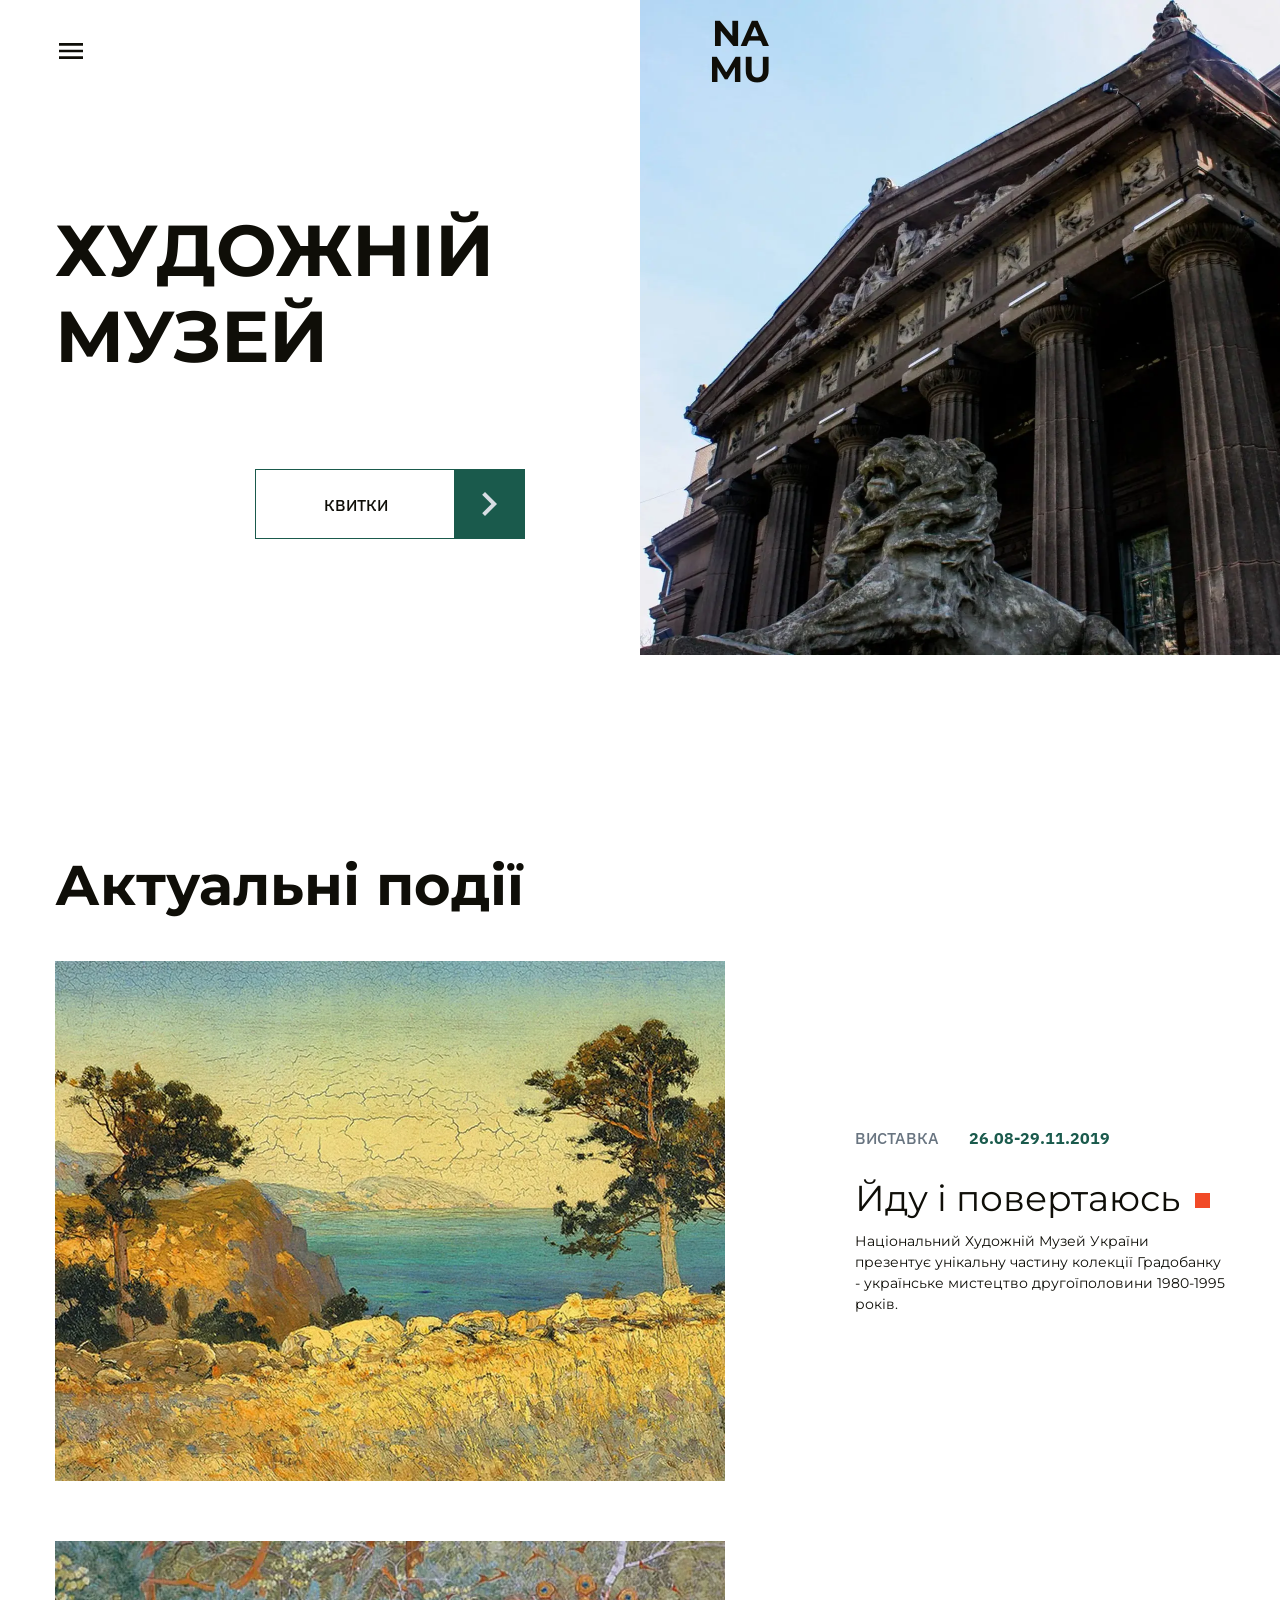
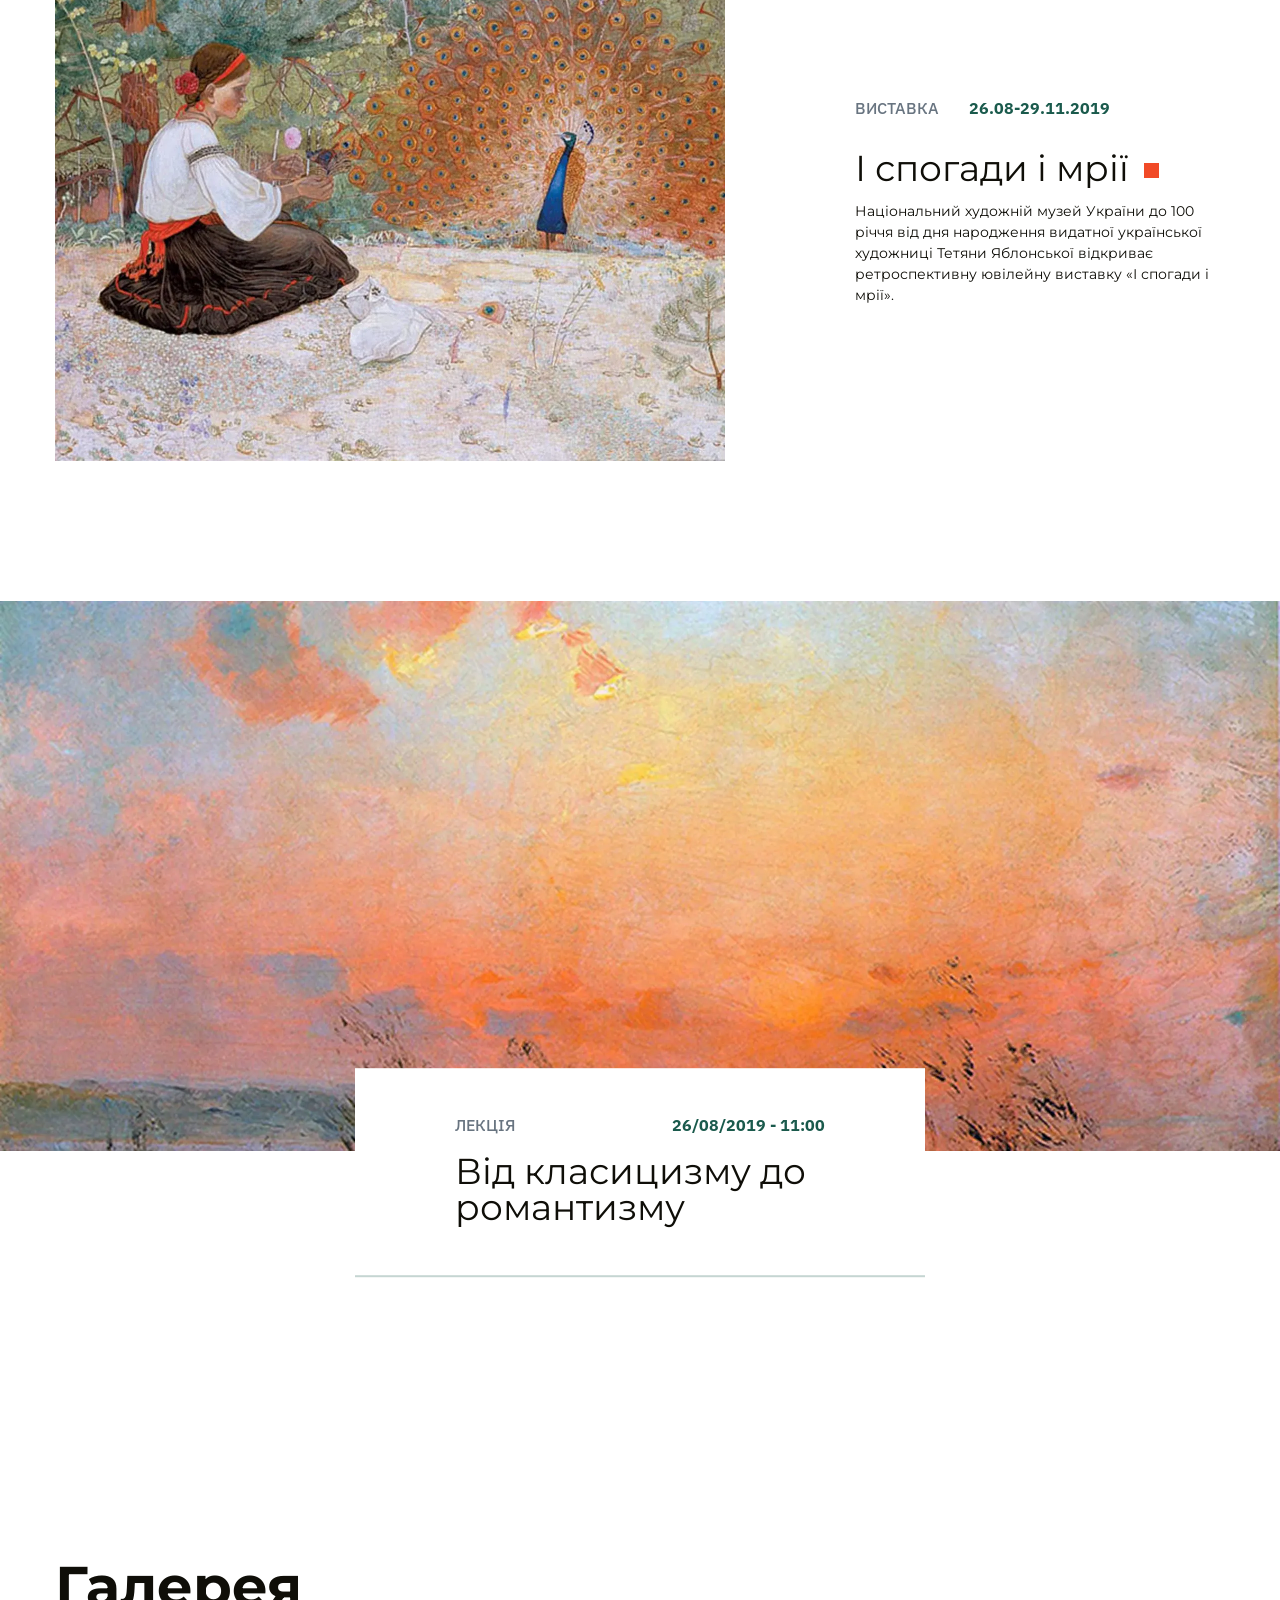
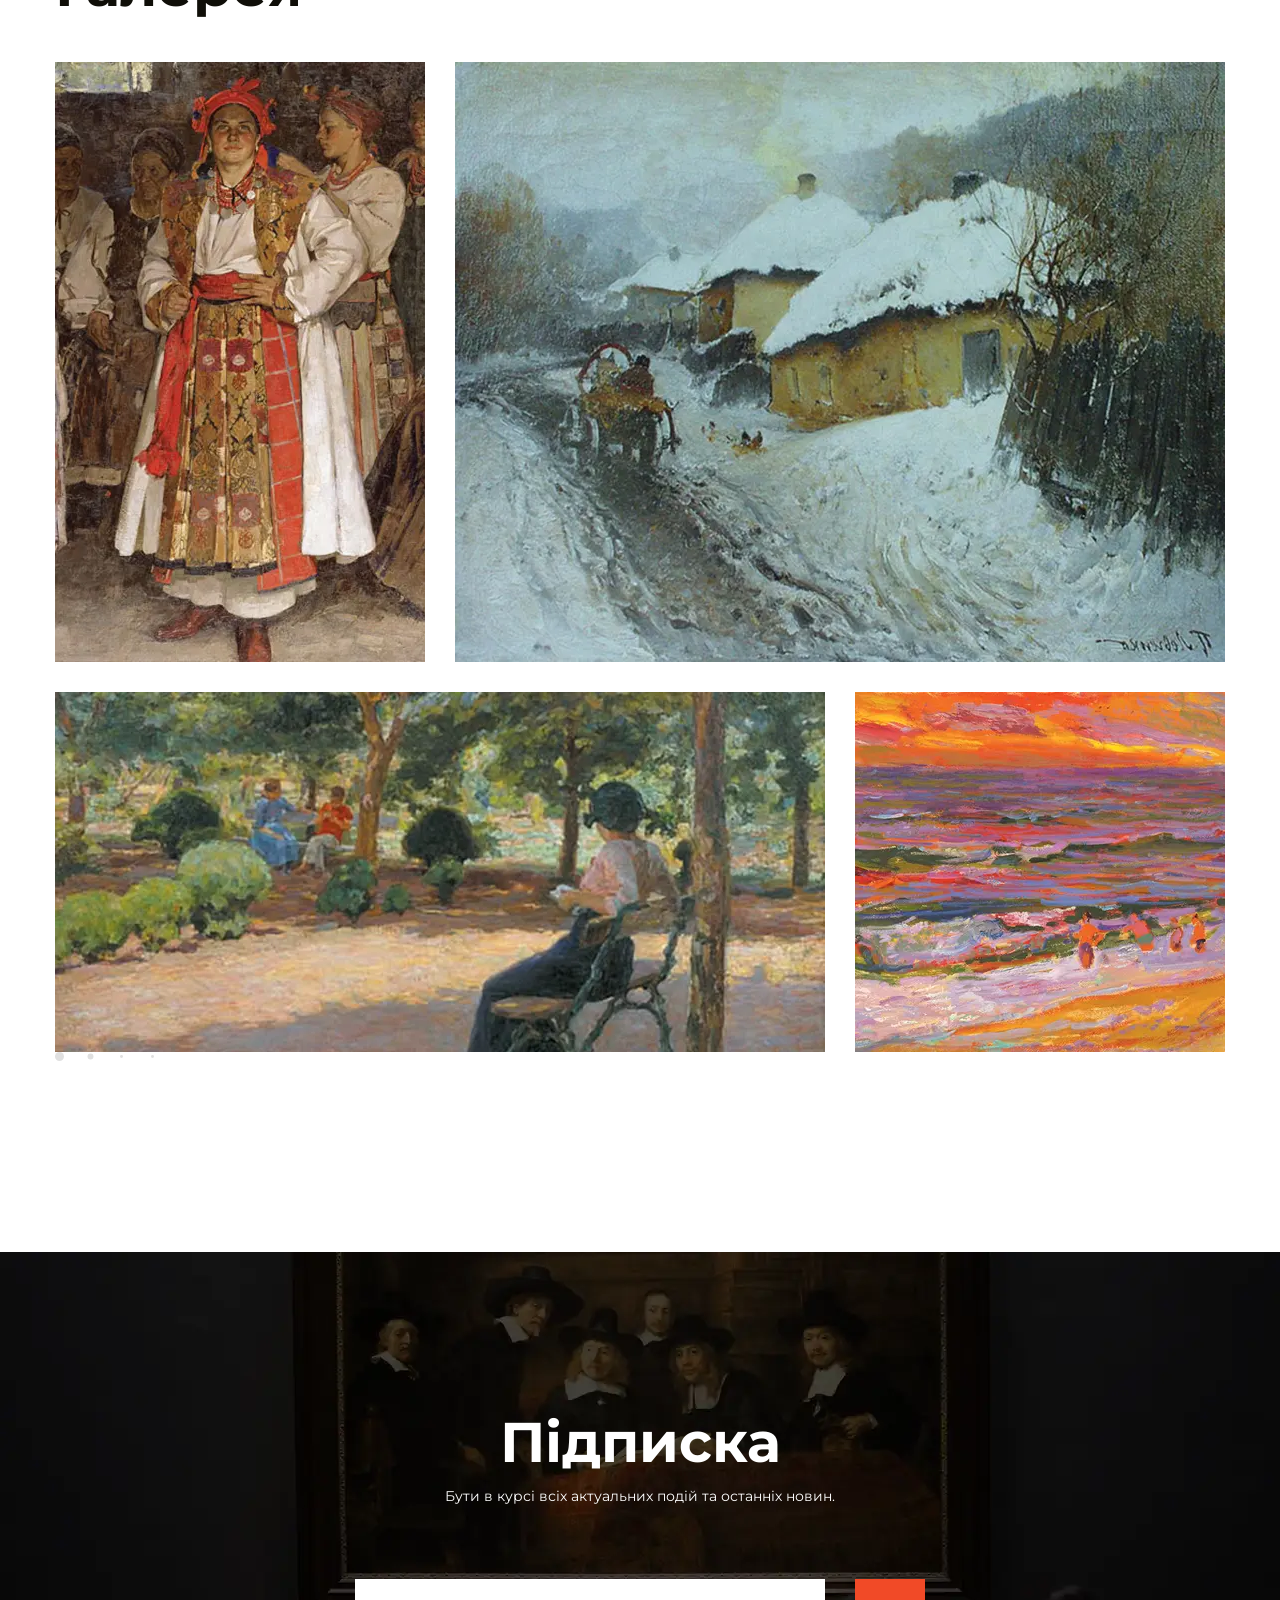
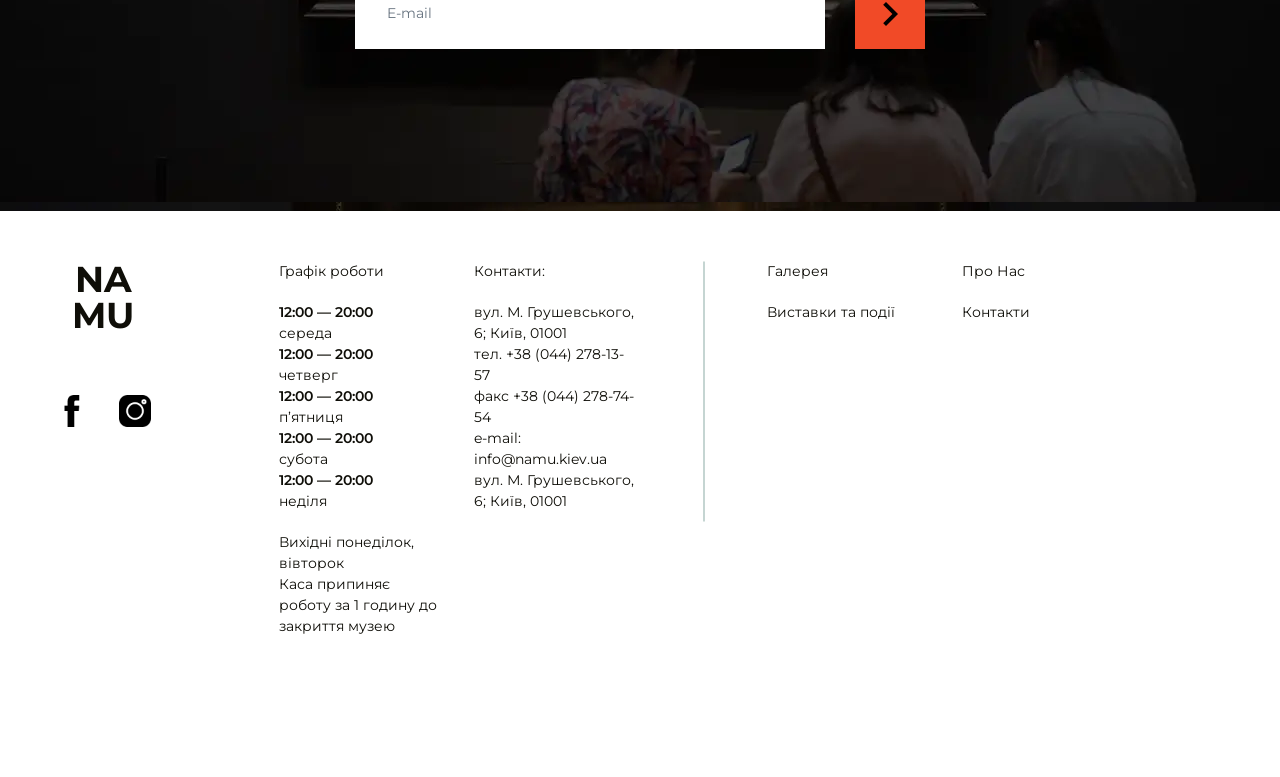
<file: index.html>
<!doctype html><html lang="ua" class="page"><head><meta charset="UTF-8"><meta name="viewport" content="width=device-width, initial-scale=1.0"><title>ХУДОЖНІЙ МУЗЕЙ</title><link rel="preconnect" href="https://fonts.googleapis.com"><link rel="preconnect" href="https://fonts.gstatic.com"><link href="https://fonts.googleapis.com/css2?family=IBM+Plex+Sans:ital,wght@0,100..700;1,100..700&family=Montserrat:ital,wght@0,100..900;1,100..900&display=swap" rel="stylesheet"><link rel="stylesheet" href="https://cdn.jsdelivr.net/npm/swiper@11/swiper-bundle.min.css"><link rel="stylesheet" href="main.95c433b2.css"></head><body> <header class="header"> <div class="header__image"></div> <div class="container"> <div class="header__content"> <div class="top-bar"> <a href="#" class="icon icon--menu"></a> <a href="#" class="top-bar__logo"> <span> NA <br> MU </span> </a> </div> <div class="header__bottom"> <h1 class="header__title">ХУДОЖНІЙ МУЗЕЙ</h1> <a href="#" class="header__link"> КВИТКИ </a> </div> </div> </div> </header> <aside></aside> <main> <div class="main__content"> <section class="current"> <div class="container"> <h2 class="section-title">Актуальні події</h2> <div class="current__events"> <article class="current__event"> <img src="current-1.33ef447d.webp" alt="current-1" class="current__event-image"> <div class="current__event-description"> <div class="current__event-info"> <p class="current__event-type">ВИСТАВКА</p> <p class="current__event-date">26.08-29.11.2019</p> </div> <div class="current__event-content"> <h3 class="current__event-title">Йду і повертаюсь</h3> <p class="current__event-text"> Національний Художній Музей України презентує унікальну частину колекції Градобанку - українське мистецтво другоїполовини 1980-1995 років. </p> </div> </div> </article> <article class="current__event"> <img src="current-2.ebb39d77.webp" alt="current-2" class="current__event-image"> <div class="current__event-description"> <div class="current__event-info"> <p class="current__event-type">ВИСТАВКА</p> <p class="current__event-date">26.08-29.11.2019</p> </div> <div class="current__event-content"> <h3 class="current__event-title">І спогади і мрії</h3> <p class="current__event-text"> Національний художній музей України до 100 річчя від дня народження видатної української художниці Тетяни Яблонської відкриває ретроспективну ювілейну виставку «І спогади і мрії». </p> </div> </div> </article> </div> </div> </section> <section class="lecture lecture--margin-block-start"> <article class="lecture__item"> <img src="current-3.ac0dffdd.webp" alt="current-1" class="lecture__image"> <div class="lecture__content"> <div class="lecture__info"> <p class="lecture__info-type">ЛЕКЦІЯ</p> <p class="lecture__info-date">26/08/2019 - 11:00</p> </div> <h3 class="lecture__title">Від класицизму до романтизму</h3> </div> </article> </section> <section class="galery"> <div class="container"> <h2 class="section-title">Галерея</h2> <div class="galery__wrapper"> <div class="swiper"> <div class="galery__list swiper-wrapper"> <div class="galery__list-item galery__list-item--rectangle-vertical swiper-slide"> <img src="galery-1.73962d50.webp" alt="galery-1" class="galery__image"> </div> <div class="galery__list-item galery__list-item--square-big swiper-slide"> <img src="galery-2.ee2c4243.webp" alt="galery-1" class="galery__image"> </div> <div class="galery__list-item galery__list-item--rectangle-horizontal swiper-slide"> <img src="galery-3.5b52401e.webp" alt="galery-1" class="galery__image"> </div> <div class="galery__list-item galery__list-item--square-small swiper-slide"> <img src="galery-4.51f8aad5.webp" alt="galery-1" class="galery__image"> </div> </div> <div class="swiper-pagination"></div> </div> </div> </div> </section> <section class="subscription"> <div class="container"> <div class="subscription__wrapper"> <div class="subscription__content"> <h2 class="section-title subscription__title">Підписка</h2> <p class="subscription__description"> Бути в курсі всіх актуальних подій та останніх новин. </p> <form action="#" class="subscription__form"> <input class="subscription__form-input" type="email" name="email" placeholder="E-mail" aria-label="Ваша електронна адреса" required> <button class="subscription__form-button"></button> </form> </div> </div> </div> </section> </div> </main> <div class="footer"> <div class="container"> <div class="footer__content"> <div class="footer__logos"> <a href="#" class="top-bar__logo"> <span> NA <br> MU </span> </a> <div class="footer__icons"> <a href="https://www.facebook.com/namu.museum/" target="_blank" class="icon icon--facebook"></a> <a href="https://www.instagram.com/namu.museum/" target="_blank" class="icon icon--instagram"></a> </div> </div> <div class="footer__schedule"> <p class="footer__title">Графік роботи</p> <ul class="footer__schedule-list"> <li class="footer__schedule-list-item"> <p class="footer__schedule-time">12:00 — 20:00</p> <p class="footer__schedule-day">середа</p> </li> <li class="footer__schedule-list-item"> <p class="footer__schedule-time">12:00 — 20:00</p> <p class="footer__schedule-day">четверг</p> </li> <li class="footer__schedule-list-item"> <p class="footer__schedule-time">12:00 — 20:00</p> <p class="footer__schedule-day">п’ятниця</p> </li> <li class="footer__schedule-list-item"> <p class="footer__schedule-time">12:00 — 20:00</p> <p class="footer__schedule-day">субота</p> </li> <li class="footer__schedule-list-item"> <p class="footer__schedule-time">12:00 — 20:00</p> <p class="footer__schedule-day">неділя</p> </li> </ul> <p> Вихідні понеділок, вівторок <br> Каса припиняє роботу за 1 годину до закриття музею </p> </div> <div class="footer__contacts"> <p class="footer__title">Контакти:</p> <ul class="footer__contacts-list"> <li class="footer__contacts-item"> <a href="https://maps.app.goo.gl/nEzm39LyVE7moKvV6" target="_blank" class="footer__contacts-link"> вул. М. Грушевського, 6; Київ, 01001 </a> </li> <li class="footer__contacts-item"> <a href="tel:+38(044)278157" class="footer__contacts-link"> тел. +38 (044) 278-13-57 </a> <a href="tel:+38(044)2787454" class="footer__contacts-link"> факс +38 (044) 278-74-54 </a> </li> <li class="footer__contacts-item"> <a href="mailto:info@namu.kiev.ua" class="footer__contacts-link"> e-mail: info@namu.kiev.ua </a> </li> <li class="footer__contacts-item"> <a href="https://maps.app.goo.gl/nEzm39LyVE7moKvV6" target="_blank" class="footer__contacts-link"> вул. М. Грушевського, 6; Київ, 01001 </a> </li> </ul> </div> <div class="footer__line"></div> <ul class="footer__nav footer__nav--left"> <li class="footer__nav-item"> <a href="#" class="footer__nav-link"> Галерея </a> </li> <li class="footer__nav-item"> <a href="#" class="footer__nav-link"> Виставки та події </a> </li> </ul> <ul class="footer__nav footer__nav--right"> <li class="footer__nav-item"> <a href="#" class="footer__nav-link"> Про Нас </a> </li> <li class="footer__nav-item"> <a href="#" class="footer__nav-link"> Контакти </a> </li> </ul> </div> </div> </div> <script src="https://cdn.jsdelivr.net/npm/swiper@11/swiper-bundle.min.js"></script> <script src="main.e0c871fb.js"></script> </body></html>
</file>
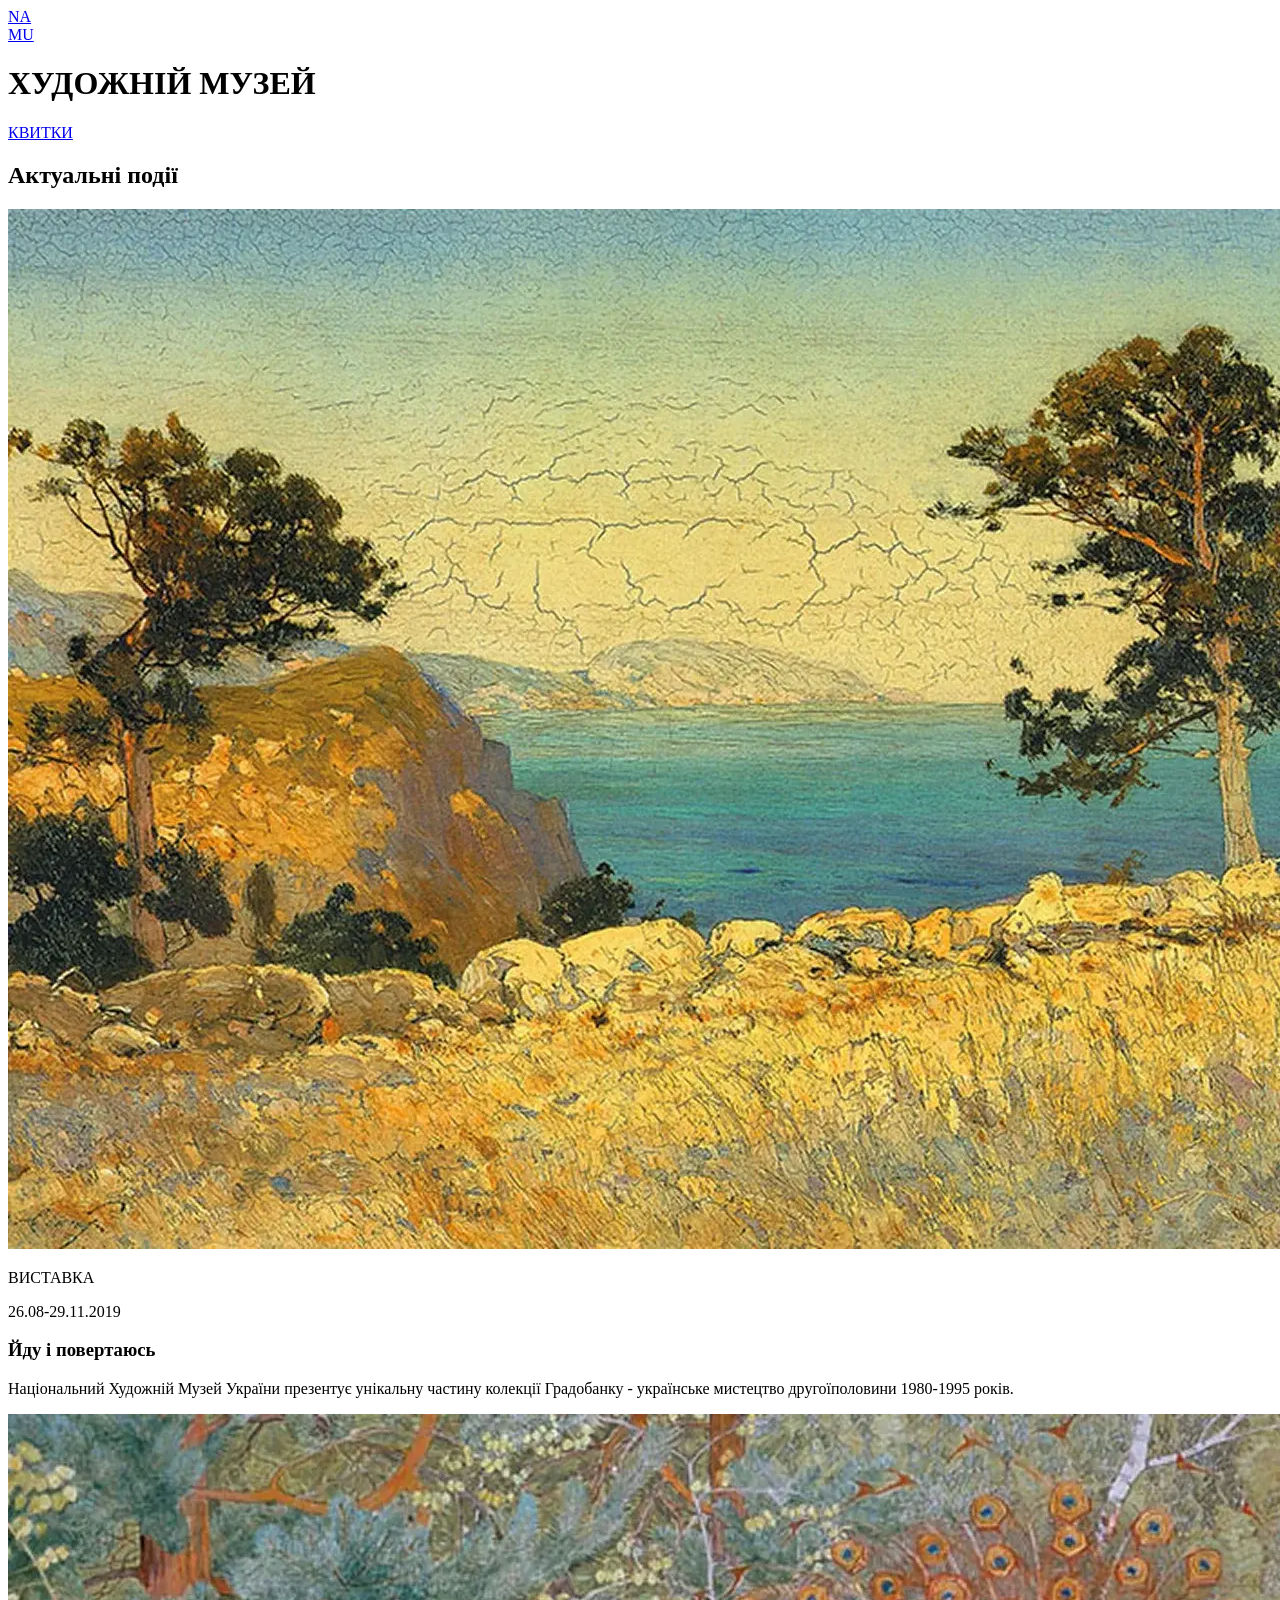
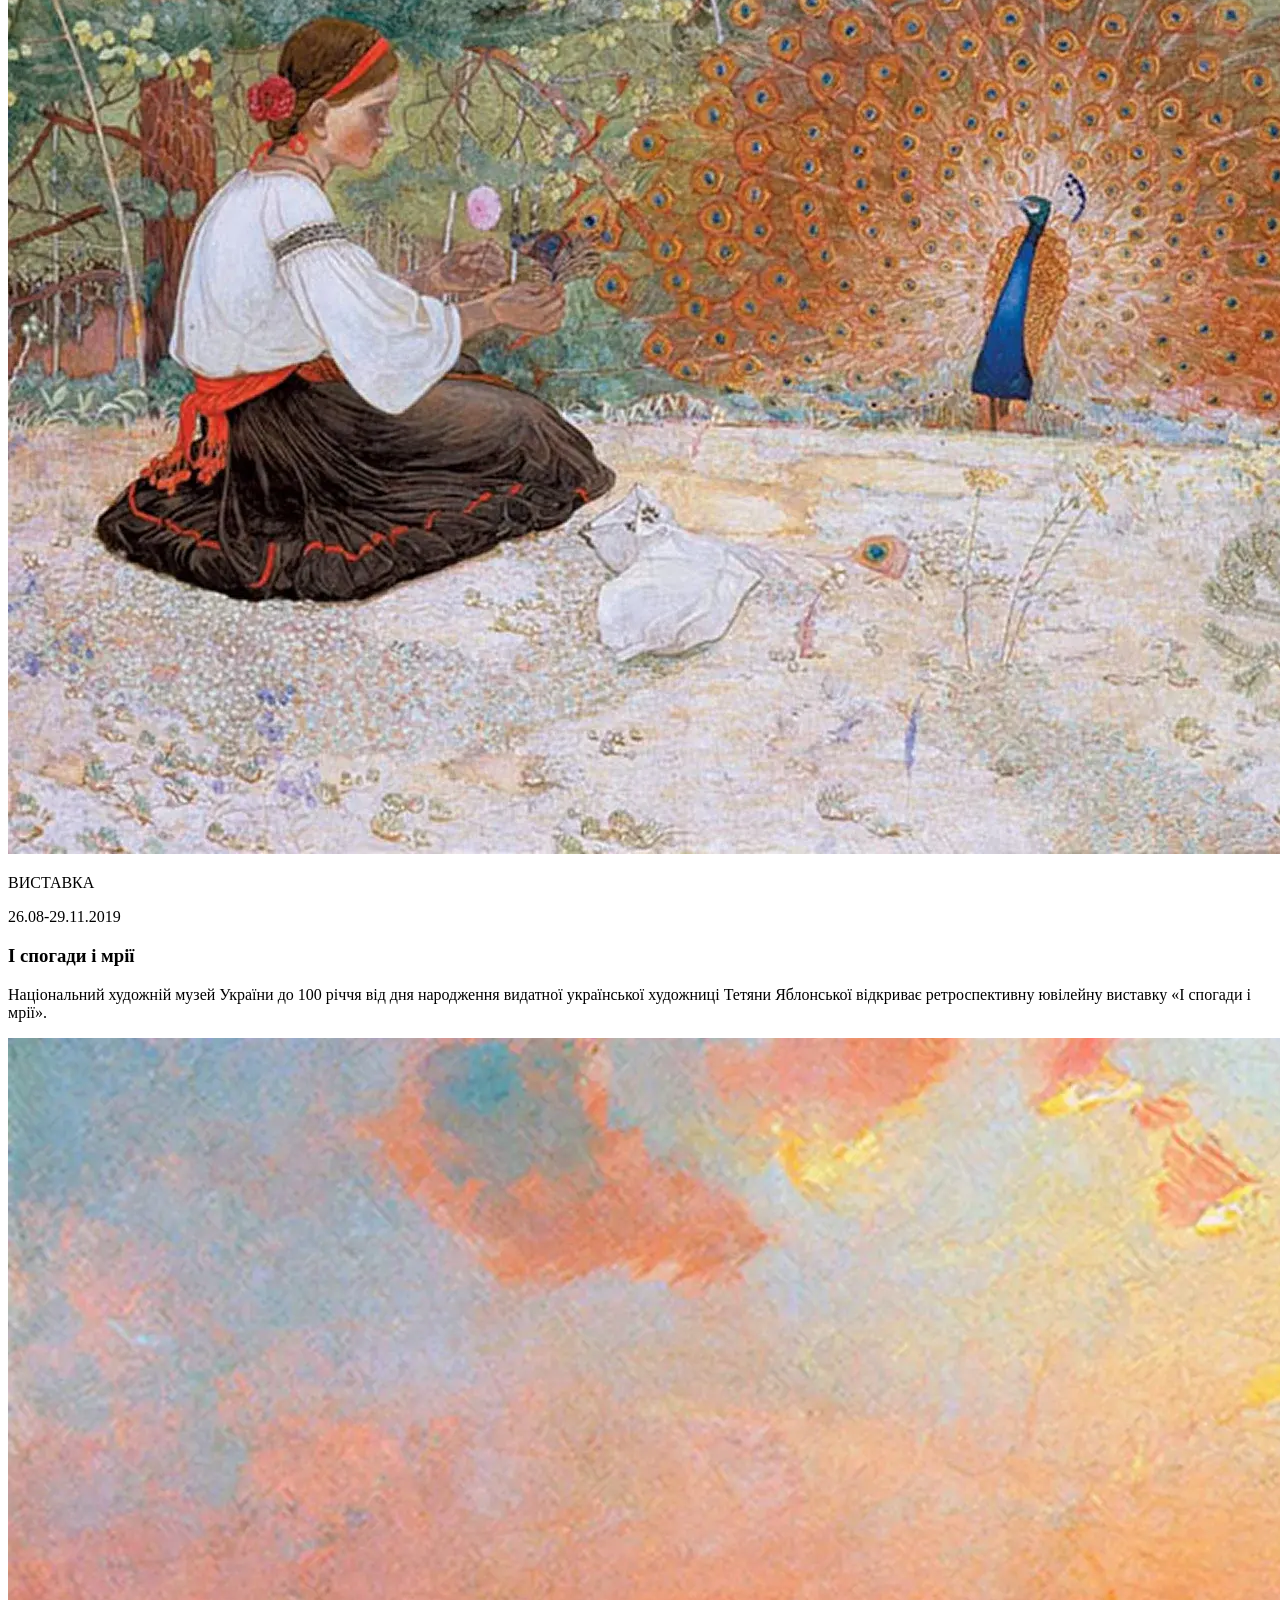
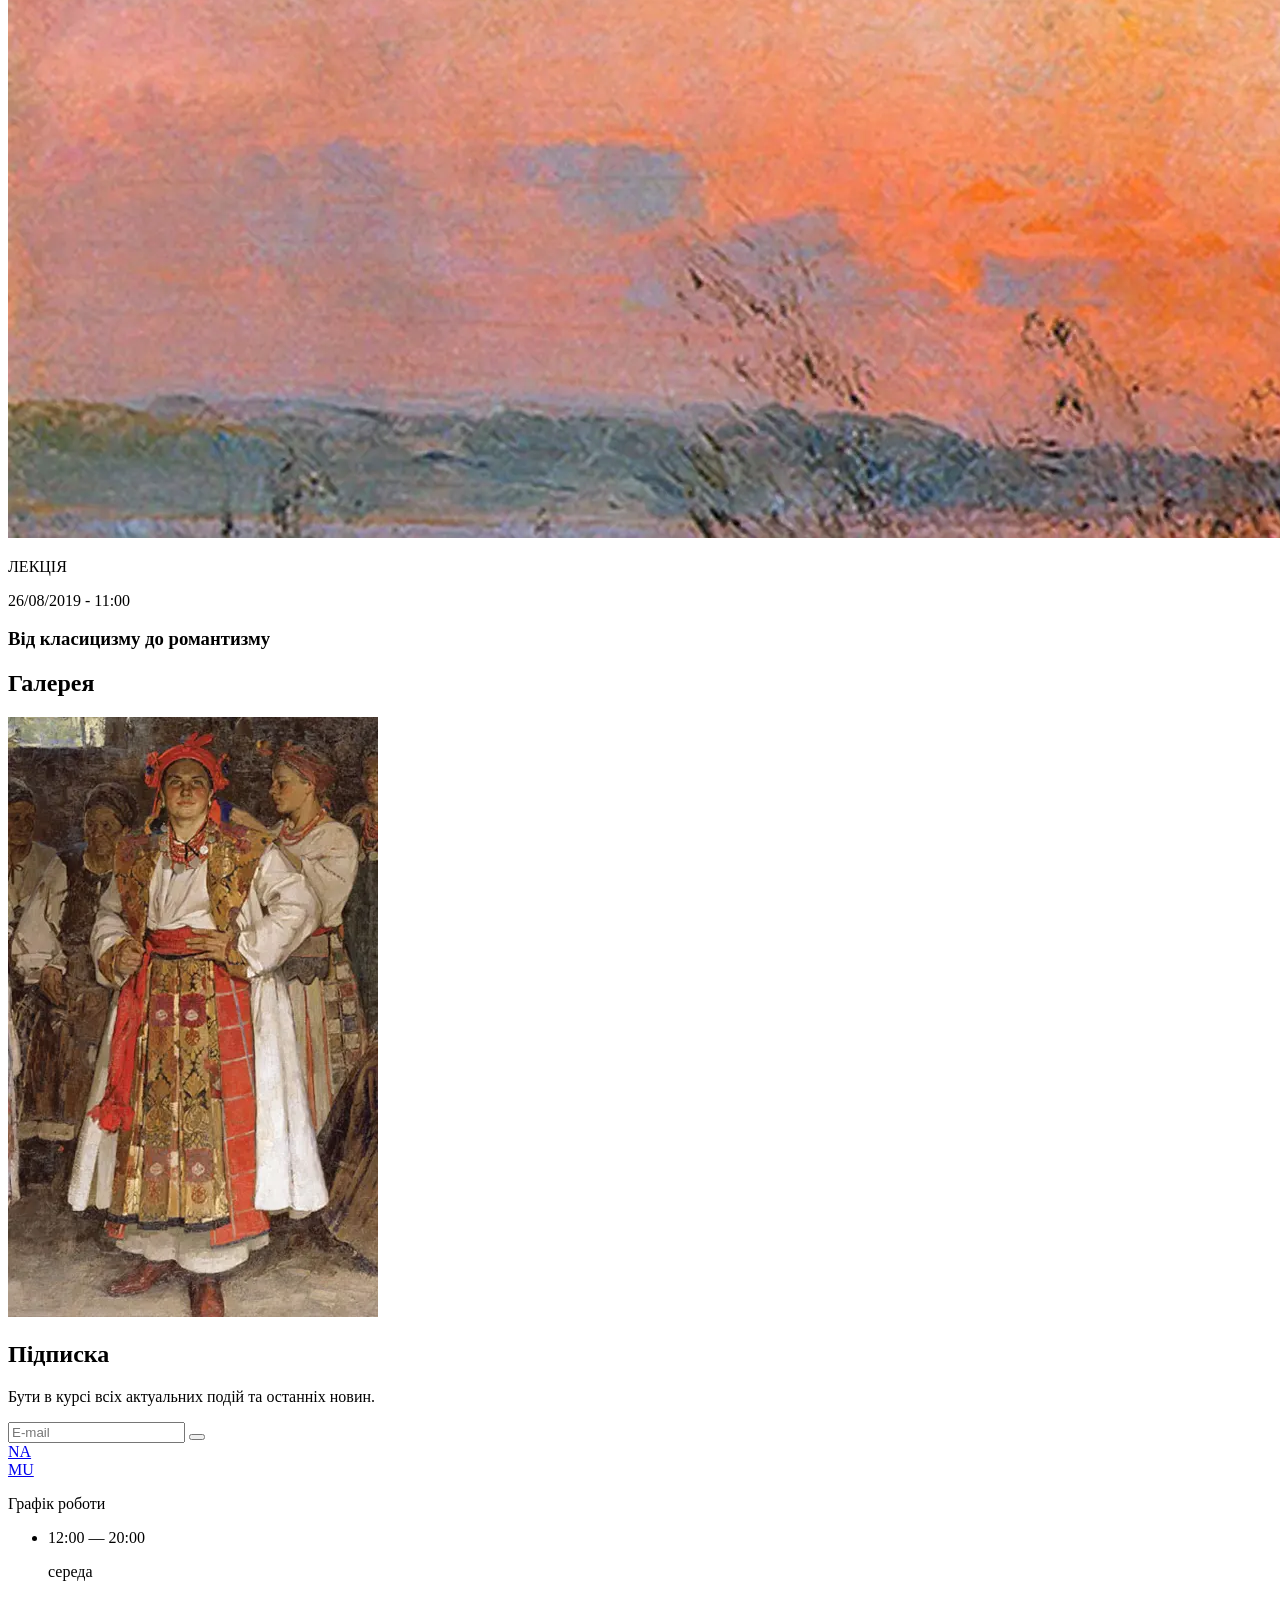
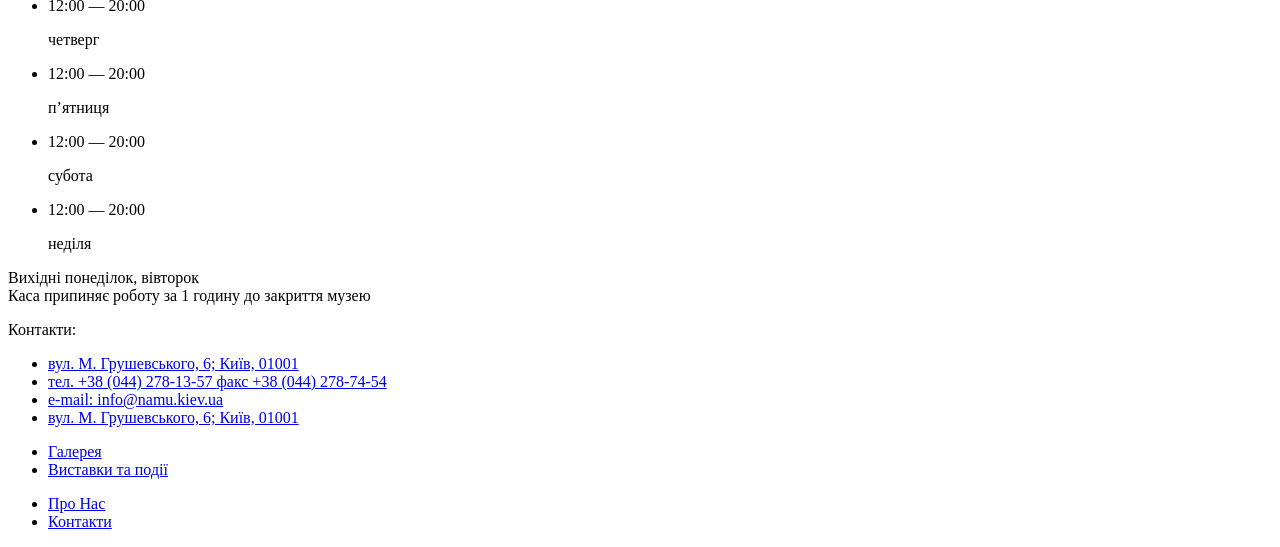
<file: src/index.html>
<!doctype html>
<html
  lang="ua"
  class="page"
>
  <head>
    <meta charset="UTF-8" />
    <meta
      name="viewport"
      content="width=device-width, initial-scale=1.0"
    />
    <title>ХУДОЖНІЙ МУЗЕЙ</title>
    <link
      rel="preconnect"
      href="https://fonts.googleapis.com"
    />
    <link
      rel="preconnect"
      href="https://fonts.gstatic.com"
    />
    <link
      href="https://fonts.googleapis.com/css2?family=IBM+Plex+Sans:ital,wght@0,100..700;1,100..700&family=Montserrat:ital,wght@0,100..900;1,100..900&display=swap"
      rel="stylesheet"
    />
    <link
      rel="stylesheet"
      href="https://cdn.jsdelivr.net/npm/swiper@11/swiper-bundle.min.css"
    />
    <link rel="stylesheet" href="./styles/main.scss" />
  </head>
  <body>
    <header class="header">
      <div class="header__image"></div>
      <div class="container">
        <div class="header__content">
          <div class="top-bar">
            <a
              href="#"
              class="icon icon--menu"
            ></a>
            <a
              href="#"
              class="top-bar__logo"
            >
              <span>
                NA
                <br />
                MU
              </span>
            </a>
          </div>

          <div class="header__bottom">
            <h1 class="header__title">ХУДОЖНІЙ МУЗЕЙ</h1>

            <a
              href="#"
              class="header__link"
            >
              КВИТКИ
            </a>
          </div>
        </div>
      </div>
    </header>

    <aside></aside>

    <main>
      <div class="main__content">
        <section class="current">
          <div class="container">
            <h2 class="section-title">Актуальні події</h2>

            <div class="current__events">
              <article class="current__event">
                <img
                  src="./images/current/current-1.webp"
                  alt="current-1"
                  class="current__event-image"
                />

                <div class="current__event-description">
                  <div class="current__event-info">
                    <p class="current__event-type">ВИСТАВКА</p>
                    <p class="current__event-date">26.08-29.11.2019</p>
                  </div>

                  <div class="current__event-content">
                    <h3 class="current__event-title">Йду і повертаюсь</h3>
                    <p class="current__event-text">
                      Національний Художній Музей України презентує унікальну
                      частину колекції Градобанку - українське мистецтво
                      другоїполовини 1980-1995 років.
                    </p>
                  </div>
                </div>
              </article>

              <article class="current__event">
                <img
                  src="./images/current/current-2.webp"
                  alt="current-2"
                  class="current__event-image"
                />

                <div class="current__event-description">
                  <div class="current__event-info">
                    <p class="current__event-type">ВИСТАВКА</p>
                    <p class="current__event-date">26.08-29.11.2019</p>
                  </div>

                  <div class="current__event-content">
                    <h3 class="current__event-title">І спогади і мрії</h3>
                    <p class="current__event-text">
                      Національний художній музей України до 100 річчя від дня
                      народження видатної української художниці Тетяни
                      Яблонської відкриває ретроспективну ювілейну виставку «І
                      спогади і мрії».
                    </p>
                  </div>
                </div>
              </article>
            </div>
          </div>
        </section>

        <section class="lecture lecture--margin-block-start">
          <article class="lecture__item">
            <img
              src="./images/current/current-3.webp"
              alt="current-1"
              class="lecture__image"
            />

            <div class="lecture__content">
              <div class="lecture__info">
                <p class="lecture__info-type">ЛЕКЦІЯ</p>
                <p class="lecture__info-date">26/08/2019 - 11:00</p>
              </div>

              <h3 class="lecture__title">Від класицизму до романтизму</h3>
            </div>
          </article>
        </section>

        <section class="galery">
          <div class="container">
            <h2 class="section-title">Галерея</h2>

            <div class="galery__wrapper">
              <div class="swiper">
                <div class="galery__list swiper-wrapper">
                  <div
                    class="galery__list-item galery__list-item--rectangle-vertical swiper-slide"
                  >
                    <img
                      src="./images/galery/galery-1.webp"
                      alt="galery-1"
                      class="galery__image"
                    />
                  </div>
                  <div
                    class="galery__list-item galery__list-item--square-big swiper-slide"
                  >
                    <img
                      src="./images/galery/galery-2.webp"
                      alt="galery-1"
                      class="galery__image"
                    />
                  </div>
                  <div
                    class="galery__list-item galery__list-item--rectangle-horizontal swiper-slide"
                  >
                    <img
                      src="./images/galery/galery-3.webp"
                      alt="galery-1"
                      class="galery__image"
                    />
                  </div>
                  <div
                    class="galery__list-item galery__list-item--square-small swiper-slide"
                  >
                    <img
                      src="./images/galery/galery-4.webp"
                      alt="galery-1"
                      class="galery__image"
                    />
                  </div>
                </div>
                <div class="swiper-pagination"></div>
              </div>
            </div>
          </div>
        </section>

        <section class="subscription">
          <div class="container">
            <div class="subscription__wrapper">
              <div class="subscription__content">
                <h2 class="section-title subscription__title">Підписка</h2>
                <p class="subscription__description">
                  Бути в курсі всіх актуальних подій та останніх новин.
                </p>

                <form
                  action="#"
                  class="subscription__form"
                >
                  <input
                    class="subscription__form-input"
                    type="email"
                    name="email"
                    placeholder="E-mail"
                    aria-label="Ваша електронна адреса"
                    required
                  />

                  <button class="subscription__form-button"></button>
                </form>
              </div>
            </div>
          </div>
        </section>
      </div>
    </main>

    <div class="footer">
      <div class="container">
        <div class="footer__content">
          <div class="footer__logos">
            <a
              href="#"
              class="top-bar__logo"
            >
              <span>
                NA
                <br />
                MU
              </span>
            </a>

            <div class="footer__icons">
              <a
                href="https://www.facebook.com/namu.museum/"
                target="_blank"
                class="icon icon--facebook"
              ></a>
              <a
                href="https://www.instagram.com/namu.museum/"
                target="_blank"
                class="icon icon--instagram"
              ></a>
            </div>
          </div>

          <div class="footer__schedule">
            <p class="footer__title">Графік роботи</p>

            <ul class="footer__schedule-list">
              <li class="footer__schedule-list-item">
                <p class="footer__schedule-time">12:00 — 20:00</p>
                <p class="footer__schedule-day">середа</p>
              </li>
              <li class="footer__schedule-list-item">
                <p class="footer__schedule-time">12:00 — 20:00</p>
                <p class="footer__schedule-day">четверг</p>
              </li>
              <li class="footer__schedule-list-item">
                <p class="footer__schedule-time">12:00 — 20:00</p>
                <p class="footer__schedule-day">п’ятниця</p>
              </li>
              <li class="footer__schedule-list-item">
                <p class="footer__schedule-time">12:00 — 20:00</p>
                <p class="footer__schedule-day">субота</p>
              </li>
              <li class="footer__schedule-list-item">
                <p class="footer__schedule-time">12:00 — 20:00</p>
                <p class="footer__schedule-day">неділя</p>
              </li>
            </ul>

            <p>
              Вихідні понеділок, вівторок
              <br />
              Каса припиняє роботу за 1 годину до закриття музею
            </p>
          </div>

          <div class="footer__contacts">
            <p class="footer__title">Контакти:</p>
            <ul class="footer__contacts-list">
              <li class="footer__contacts-item">
                <a
                  href="https://maps.app.goo.gl/nEzm39LyVE7moKvV6"
                  target="_blank"
                  class="footer__contacts-link"
                >
                  вул. М. Грушевського, 6; Київ, 01001
                </a>
              </li>
              <li class="footer__contacts-item">
                <a
                  href="tel:+38(044)278157"
                  class="footer__contacts-link"
                >
                  тел. +38 (044) 278-13-57
                </a>
                <a
                  href="tel:+38(044)2787454"
                  class="footer__contacts-link"
                >
                  факс +38 (044) 278-74-54
                </a>
              </li>
              <li class="footer__contacts-item">
                <a
                  href="mailto:info@namu.kiev.ua"
                  class="footer__contacts-link"
                >
                  e-mail: info@namu.kiev.ua
                </a>
              </li>
              <li class="footer__contacts-item">
                <a
                  href="https://maps.app.goo.gl/nEzm39LyVE7moKvV6"
                  target="_blank"
                  class="footer__contacts-link"
                >
                  вул. М. Грушевського, 6; Київ, 01001
                </a>
              </li>
            </ul>
          </div>

          <div class="footer__line"></div>

          <ul class="footer__nav footer__nav--left">
            <li class="footer__nav-item">
              <a
                href="#"
                class="footer__nav-link"
              >
                Галерея
              </a>
            </li>
            <li class="footer__nav-item">
              <a
                href="#"
                class="footer__nav-link"
              >
                Виставки та події
              </a>
            </li>
          </ul>

          <ul class="footer__nav footer__nav--right">
            <li class="footer__nav-item">
              <a
                href="#"
                class="footer__nav-link"
              >
                Про Нас
              </a>
            </li>
            <li class="footer__nav-item">
              <a
                href="#"
                class="footer__nav-link"
              >
                Контакти
              </a>
            </li>
          </ul>
        </div>
      </div>
    </div>
    <script src="https://cdn.jsdelivr.net/npm/swiper@11/swiper-bundle.min.js"></script>
    <script src="scripts/main.js"></script>
  </body>
</html>
</file>
<file: main.95c433b2.css>
*,:after,:before{margin:0;padding:0;box-sizing:border-box}body,html{height:100%;line-height:1.5}ol,ul{list-style:none}a{text-decoration:none;color:inherit}a,img{display:block}img{max-width:100%;height:auto}table{border-collapse:collapse;border-spacing:0}button,input,select,textarea{font-family:inherit;font-size:inherit;line-height:inherit}button{background:none;border:none;cursor:pointer}input{border:none;outline:none}blockquote,q{quotes:none}blockquote:after,blockquote:before,q:after,q:before{content:""}.current__event-date,.lecture__info-date{font-family:IBM Plex Sans,sans-serif;font-weight:700;font-size:16px;line-height:150%;color:#1a5a4c}.current__event-type,.lecture__info-type{font-family:IBM Plex Sans,sans-serif;font-weight:500;font-size:16px;line-height:100%;color:#687480}.page{font-size:14px;line-height:100%;color:#0f0e08}.swiper{position:static;grid-column:1/-1}.swiper,.swiper-slide,.swiper-wrapper{inline-size:100%}.swiper-slide img{inline-size:100%;block-size:100%;object-fit:cover}.swiper-pagination{--swiper-pagination-bullet-size:10px;--swiper-pagination-bottom:-20px;display:flex;justify-content:center;gap:22px}.swiper-pagination-bullet{--swiper-pagination-bullet-horizontal-gap:0;background-color:#e0e0e0;opacity:1;inline-size:9px;block-size:9px}.swiper-pagination-bullet-active{background-color:#1a5a4c}@media (min-width:768px){.swiper-pagination{--swiper-pagination-bottom:-32px}}.section-title{font-family:Montserrat,sans-serif;font-size:36px;line-height:100%;margin-bottom:48px;text-align:center}@media (min-width:768px){.section-title{font-size:48px;text-align:left;font-size:56px}}.container{padding-inline:20px}@media (min-width:768px){.container{padding-inline:34px;grid-column:span 6}}@media (min-width:1280px){.container{max-width:1280px;margin-inline:auto;padding-inline:55px}}.top-bar{display:flex;align-items:center;column-gap:88px}.top-bar__logo{font-size:30px;font-weight:700;line-height:100%;text-align:center}@media (min-width:768px){.top-bar__logo{grid-column:4/span 2;font-size:36px}}@media (min-width:1280px){.top-bar__logo{grid-column:7/span 2}}@media (min-width:768px){.top-bar{--column:2;display:grid;grid-template-columns:repeat(var(--column),1fr);column-gap:20px}}@media (min-width:768px) and (min-width:768px){.top-bar{--column:6;column-gap:30px}}@media (min-width:768px) and (min-width:1280px){.top-bar{--column:12;column-gap:30px}}.icon{width:24px;height:24px;background-position:50%;background-size:cover}@media (min-width:768px){.icon{width:32px;height:32px}}.icon--menu{background-image:url(baseline-menu.eb066910.png)}.icon--facebook{background-image:url(facebook-letter-logo.7df2971b.png)}.icon--instagram{background-image:url(instagram.51c3546d.png)}.header{position:relative}.header__bottom{--column:2;display:grid;grid-template-columns:repeat(var(--column),1fr);column-gap:20px;row-gap:20px}@media (min-width:768px){.header__bottom{--column:6;column-gap:30px}}@media (min-width:1280px){.header__bottom{--column:12;column-gap:30px}}@media (min-width:768px){.header__bottom{row-gap:38px}}@media (min-width:1280px){.header__bottom{row-gap:89px;grid-column:1/span 6}}.header__content{display:flex;flex-direction:column;justify-content:space-between;row-gap:250px;padding-top:10px}@media (min-width:768px){.header__content{padding-top:15px;padding-bottom:18px;row-gap:40px}}@media (min-width:1280px){.header__content{row-gap:120px;padding-bottom:118px}}.header__image{display:block;position:absolute;top:0;right:0;height:300px;width:100%;background-image:url(natsionalnij-hudozhnij-muzej-ukrayini-kiyiv-desktop.e1fd472c.webp);background-size:cover;background-position:50%;background-repeat:no-repeat;z-index:-1}@media (min-width:768px){.header__image{width:50vw;height:384px}}@media (min-width:1280px){.header__image{height:655px}}.header__title{font-size:45px;line-height:100%;text-align:center;grid-column:1/-1}@media (min-width:768px){.header__title{font-size:54px;line-height:64.8px;text-align:left;grid-column:1/span 3}}@media (min-width:1280px){.header__title{font-size:72px;line-height:86.4px;grid-column:1/span 5}}.header__link{position:relative;box-sizing:border-box;font-family:IBM Plex Sans;font-size:16px;line-height:100%;text-align:center;font-weight:500;padding:18px 130px 18px 80px;border:1px solid #1a5a4c;grid-column:1/-1}@media (min-width:768px){.header__link{width:270px;height:70px;padding:27px 138px 27px 68px;grid-column:1/span 3}}@media (min-width:1280px){.header__link{grid-column:3/6}}.header__link:after{content:"";display:block;position:absolute;top:0;right:0;width:50px;height:100%;background-image:url(arrow.11523b01.png);background-repeat:no-repeat;background-position:50%;background-color:#1a5a4c}@media (min-width:768px){.header__link:after{width:70px}}.main__content{display:grid;row-gap:100px;padding-block-start:70px}@media (min-width:768px){.main__content{padding-block-start:88px}}@media (min-width:1280px){.main__content{row-gap:200px;padding-block-start:200px}}.current__events{display:grid;row-gap:60px}.current__event{--column:2;display:grid;grid-template-columns:repeat(var(--column),1fr);column-gap:20px;row-gap:16px}@media (min-width:768px){.current__event{--column:6;column-gap:30px}}@media (min-width:1280px){.current__event{--column:12;column-gap:30px}}@media (min-width:768px){.current__event{row-gap:40px}}.current__event-image{grid-column:span 2}@media (min-width:768px){.current__event-image{grid-column:span 7}}.current__event-description{grid-column:1/-1}@media (min-width:1280px){.current__event-description{grid-column:9/13;margin-block:auto}}.current__event-info{display:flex;justify-content:space-between;align-items:center;margin-block-end:10px;grid-column:span 2}@media (min-width:768px){.current__event-info{grid-column:span 2;margin-block-end:30px}}@media (min-width:1280px){.current__event-info{justify-content:start;gap:30px}}.current__event-content{grid-column:span 2}@media (min-width:768px){.current__event-content{grid-column:1/span 4}}@media (min-width:1280px){.current__event-content{grid-column:8/-1}}.current__event-title{position:relative;display:inline-flex;align-items:center;font-family:Montserrat,sans-serif;font-size:28px;line-height:100%;font-weight:400;margin-block-end:10px}@media (min-width:768px){.current__event-title{font-size:36px;margin-block-end:15px}}.current__event-title:after{content:"";display:block;inline-size:10px;block-size:10px;margin-block-start:5px;margin-inline-start:15px;background-color:#f14a27}@media (min-width:768px){.current__event-title:after{inline-size:15px;block-size:15px}}@media (min-width:768px){.lecture{padding-inline:34px}}@media (min-width:1280px){.lecture{padding-inline:0}}@media (min-width:768px){.lecture{text-align:left}}.lecture__content{position:relative;inline-size:80%;margin-inline:auto;padding-block-start:24px;padding-block-end:20px;box-shadow:0 2px 0 0 rgba(26,90,76,.25);background-color:#fff;transform:translateY(-40%)}@media (min-width:768px){.lecture__content{inline-size:570px;padding-inline:55px;padding-block-start:45px;padding-block-end:50px;margin-inline:auto;transform:translateY(-40%);padding-inline:100px}}.lecture__info{display:flex;justify-content:space-around;align-items:center;margin-block-end:20px}@media (min-width:768px){.lecture__info{justify-content:space-between;margin-block-end:16px}}.lecture__title{font-family:Montserrat,sans-serif;font-weight:400;font-size:28px;line-height:100%;text-align:center}@media (min-width:768px){.lecture__title{font-size:36px;text-align:left}}.lecture--margin-block-start{margin-block-start:-40px}@media (min-width:768px){.lecture--margin-block-start{margin-block-start:-60px}}.galery__wrapper{position:relative;--column:2;display:grid;grid-template-columns:repeat(var(--column),1fr);column-gap:20px}@media (min-width:768px){.galery__wrapper{--column:6;column-gap:30px}}@media (min-width:1280px){.galery__wrapper{--column:12;column-gap:30px}}@media (min-width:1280px){.galery__list{--column:2;display:grid;grid-template-columns:repeat(var(--column),1fr);column-gap:20px;grid-template-rows:auto;row-gap:30px}}@media (min-width:1280px) and (min-width:768px){.galery__list{--column:6;column-gap:30px}}@media (min-width:1280px) and (min-width:1280px){.galery__list{--column:12;column-gap:30px}}@media (min-width:1280px){.galery__list-item--rectangle-vertical{grid-column:1/span 4}}@media (min-width:1280px){.galery__list-item--rectangle-horizontal{grid-column:1/span 8}}@media (min-width:1280px){.galery__list-item--square-big{grid-column:5/-1}}@media (min-width:1280px){.galery__list-item--square-small{grid-column:9/-1}}.subscription{background-image:url(subscription.c5180ba8.webp)}.subscription__wrapper{--column:2;display:grid;grid-template-columns:repeat(var(--column),1fr);column-gap:20px}@media (min-width:768px){.subscription__wrapper{--column:6;column-gap:30px}}@media (min-width:1280px){.subscription__wrapper{--column:12;column-gap:30px}}.subscription__content{grid-column:1/-1;padding-block:88px}@media (min-width:768px){.subscription__content{grid-column:2/6;padding-block:82px}}@media (min-width:1280px){.subscription__content{grid-column:4/10;padding-block:162px}}.subscription__title{color:#fff;margin-block-end:20px}@media (min-width:768px){.subscription__title{text-align:center;margin-block-end:16px}}.subscription__description{margin-block-end:50px;color:#fff;text-align:center}@media (min-width:768px){.subscription__description{margin-block-end:64px}}@media (min-width:1280px){.subscription__description{margin-block-end:72px}}.subscription .subscription__form{display:flex}@media (min-width:768px){.subscription .subscription__form{gap:16px}}@media (min-width:1280px){.subscription .subscription__form{gap:30px}}.subscription .subscription__form-input{inline-size:100%;padding-inline:32px;color:inherit}.subscription .subscription__form-input::placeholder{color:#687480}.subscription .subscription__form-button{min-inline-size:50px;block-size:50px;background-color:#f14a27;background-image:url(arrow-black.c71ac3b3.png);background-repeat:no-repeat;background-position:50%}@media (min-width:768px){.subscription .subscription__form-button{min-inline-size:70px;block-size:70px}}.footer__content{padding-block-start:50px;padding-block-end:80px;--column:2;display:grid;grid-template-columns:repeat(var(--column),1fr);column-gap:20px;row-gap:40px}@media (min-width:768px){.footer__content{--column:6;column-gap:30px}}@media (min-width:1280px){.footer__content{--column:12;column-gap:30px}}@media (min-width:768px){.footer__content{row-gap:40px;padding-block-end:120px}}@media (min-width:1280px){.footer__content{padding-block-end:140px}}.footer__logos{grid-column:1/-1;display:flex;flex-direction:row;justify-content:space-between}@media (min-width:768px){.footer__logos{grid-column:1/2;flex-direction:column;justify-content:start;gap:62px}}.footer__title{margin-block-end:20px}.footer__icons{display:flex;flex-direction:row;align-items:center;gap:20px}@media (min-width:768px){.footer__icons{gap:32px}}@media (min-width:768px){.footer__schedule{grid-column:2/4}}@media (min-width:1280px){.footer__schedule{grid-column:3/5}}.footer__schedule-list{margin-block-end:20px}.footer__schedule-time{font-weight:600}.footer__contacts{position:relative}@media (min-width:768px){.footer__contacts{grid-column:4/6}}@media (min-width:1280px){.footer__contacts{grid-column:5/7}.footer__contacts:after{content:"";display:block;position:absolute;top:0;left:100px;block-size:100%;inline-size:260px;rotate:90deg;height:1px;background-color:rgba(26,90,76,.5019607843);transform:translateX(50%)}}.footer__line{grid-column:1/-1;inline-size:100%;block-size:1px;background-color:rgba(26,90,76,.5)}@media (min-width:1280px){.footer__line{display:none}}.footer__nav{display:flex;flex-direction:column;row-gap:20px;padding-block-start:40px}@media (min-width:1280px){.footer__nav{padding:0}}@media (min-width:768px){.footer__nav--left{grid-column:2/4}}@media (min-width:1280px){.footer__nav--left{grid-column:8/10}}.footer__nav--right{grid-column:2/-1}@media (min-width:768px){.footer__nav--right{grid-column:4/6}}@media (min-width:1280px){.footer__nav--right{grid-column:10/12}}.footer__nav-item{row-gap:20px}body{font-family:Montserrat,sans-serif}
/*# sourceMappingURL=main.95c433b2.css.map */
</file>
